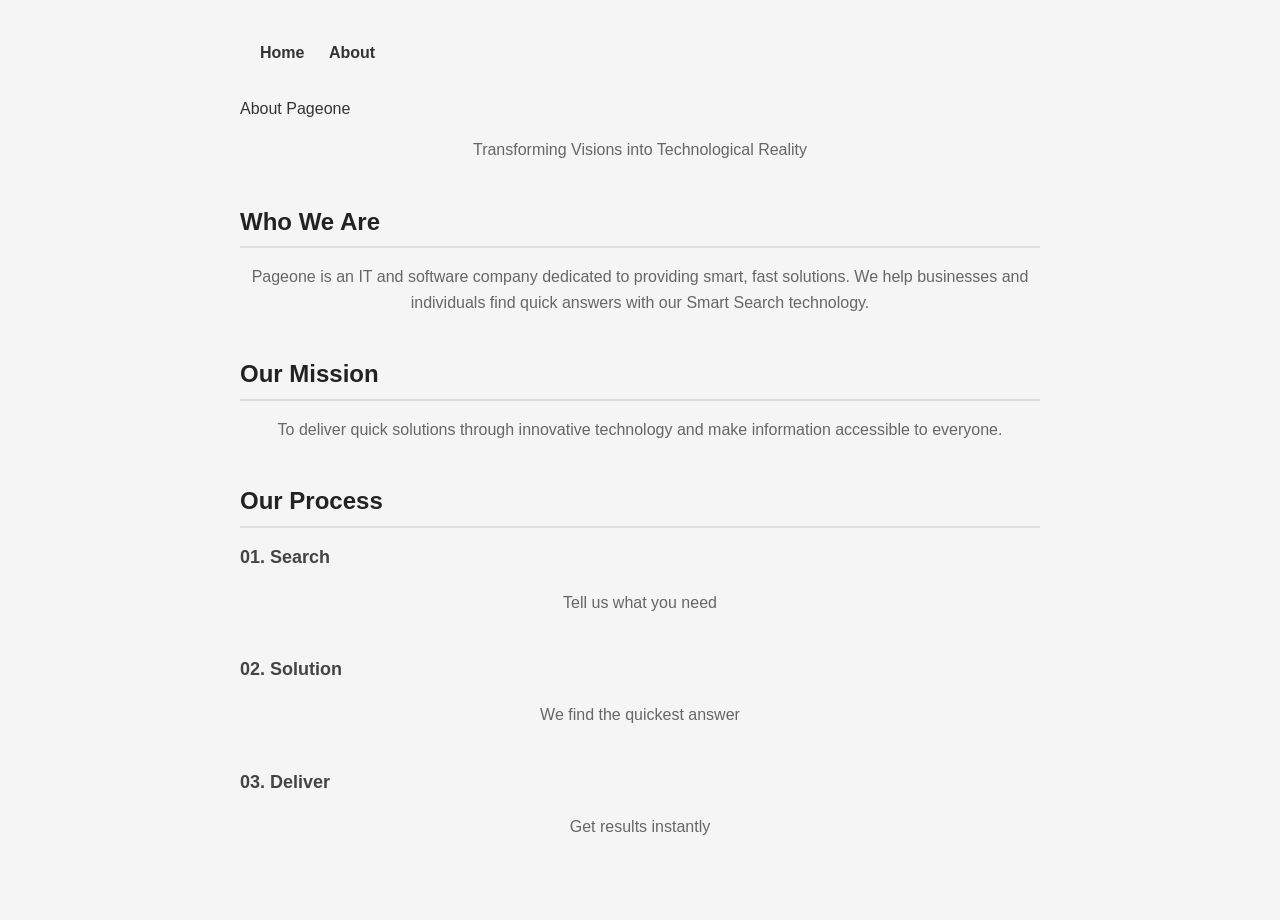
<file: about.html>
<!DOCTYPE html>
<html lang="en">
<head>
    <link rel="stylesheet" href="index.css">
    <meta charset="UTF-8">
    <title>About Us - Pageone</title>
</head>
<body>

    <!-- 1. NAVBAR - copy this from your index.html -->
    <nav>
        <a href="index.html">Home</a>
        <a href="about.html">About</a>
    </nav>

    <!-- 2. HERO SECTION - like the dark blue one -->
    <section class="about-hero">
        <h1 class="about-title"></h1>About Pageone</h1>
        <p>Transforming Visions into Technological Reality</p> <!-- ADD </p> HERE -->
    </section>

    <!-- 3. WHO WE ARE -->
    <section class="about-us">
        <h2>Who We Are</h2>
        <p>Pageone is an IT and software company dedicated to providing smart, fast solutions. We help businesses and individuals find quick answers with our Smart Search technology.</p>
    </section>

    <!-- 4. OUR MISSION -->
    <section class="mission">
        <h2>Our Mission</h2>
        <p>To deliver quick solutions through innovative technology and make information accessible to everyone.</p>
    </section>

    <!-- 5. OUR PROCESS - like the "01 02 03" from Pinterest -->
    <section class="process">
        <h2>Our Process</h2>
        <div>
            <h3>01. Search</h3>
            <p>Tell us what you need</p>
        </div>
        <div>
            <h3>02. Solution</h3>
            <p>We find the quickest answer</p>
        </div>
        <div>
            <h3>03. Deliver</h3>
            <p>Get results instantly</p>
        </div>
    </section>

    <!-- 6. FOOTER - copy from index.html -->

</body>
</html>
</file>
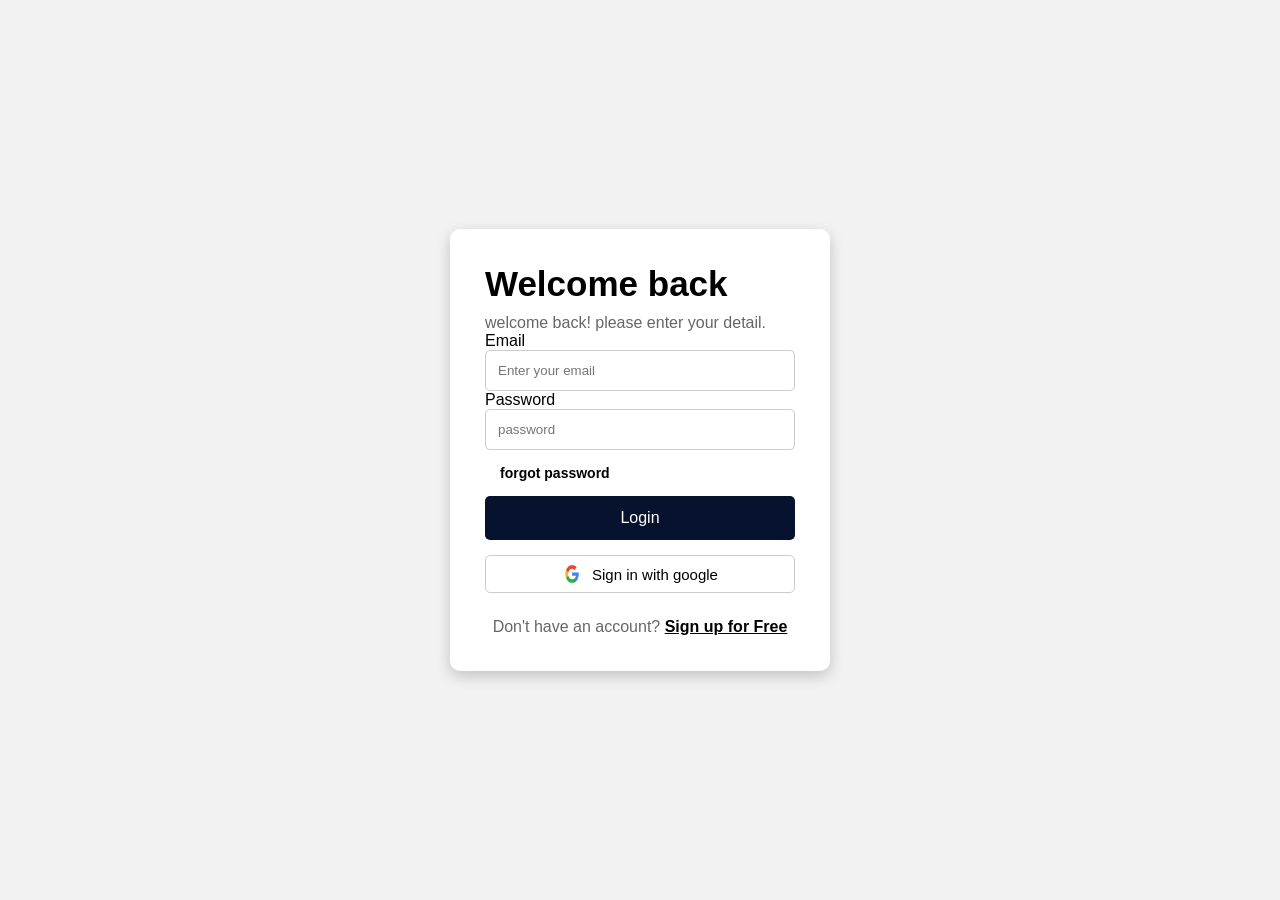
<file: hi.html>
<!DOCTYPE html>
<html lang="en">
    <head>
        <meta charset="UTF-8">
        <meta name="viewport" content="width=device-width", initial-scale="1.0">
        <link rel="stylesheet" href="style.css">
    </head>
    <body>

        <div class="container">
            <h1>Welcome back</h1>
            <p>welcome back! please enter your detail.</p>
            <form>
                <lebel>Email</lebel>
                <input type="email" placeholder="Enter your email">

                <lebel>Password</lebel>
                <input type="password" placeholder="password">

                <a href="#" class="forgot">forgot password</a>

                <button type="submit" class="login-btn">Login</button>
                <button type="button" class="google-btn">
                    <img src="./images/1.png" alt="Google logo">
                    <span>Sign in with google</span>
                </button>
            </form>
            <p class="signup">
                Don't have an account?
            <a href="#">Sign up for Free</a>
            </p>
            </div>

            </body>
</html>
</file>
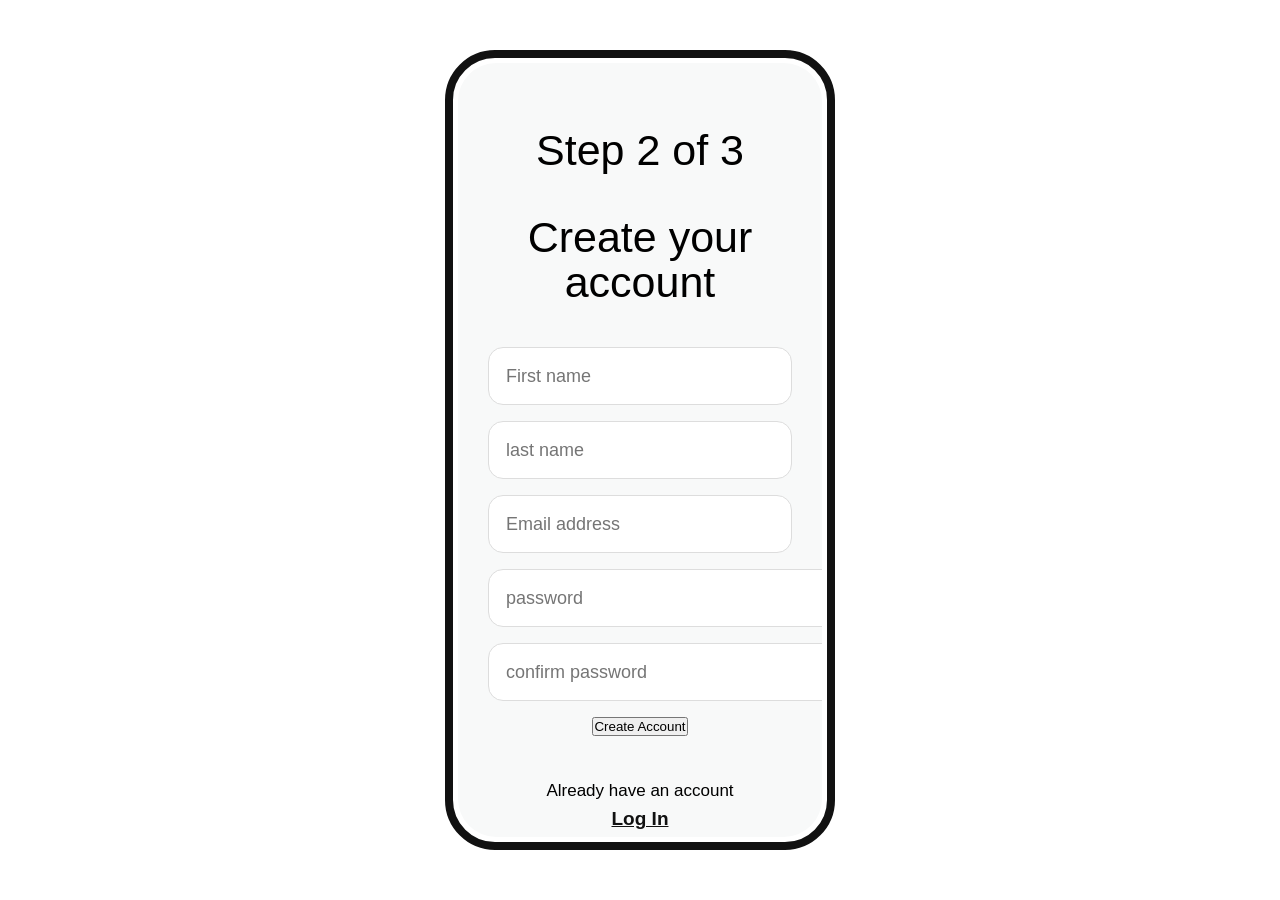
<file: me.html>
<!DOCTYPE html>
<html lang="en">
    <head>
        <meta charset="UTF_8">
        <meta name="viewport" content="width=device-width", initial-scale="1.0">
        <title>Create Account</title>
        <link rel="stylesheet" href="create.css">
    </head>

    <body>
        <div class="phone">
        <div class="screen">
        <p class="step">Step 2 of 3</p>
        <h1>Create your<br>account</h1>

        <form>
            <input type="text" placeholder="First name">
            <input type="text" placeholder="last name">
            <input type="email" placeholder="Email address">
            <div class="password-box">
                <input type="password" placeholder="password">
                <span class="eye"></span>
            </div>

            <div class="password-box">
                <input type="password" placeholder="confirm password">
                <span class="eye"></span>
            </div>
            <button type="submit">Create Account</button>
        </form>
        <div class="login">
            <p>Already have an account</p>
            <a href="#">Log In</a>
        </div>
        </div>
        </div>
    </body>
</html>
</file>
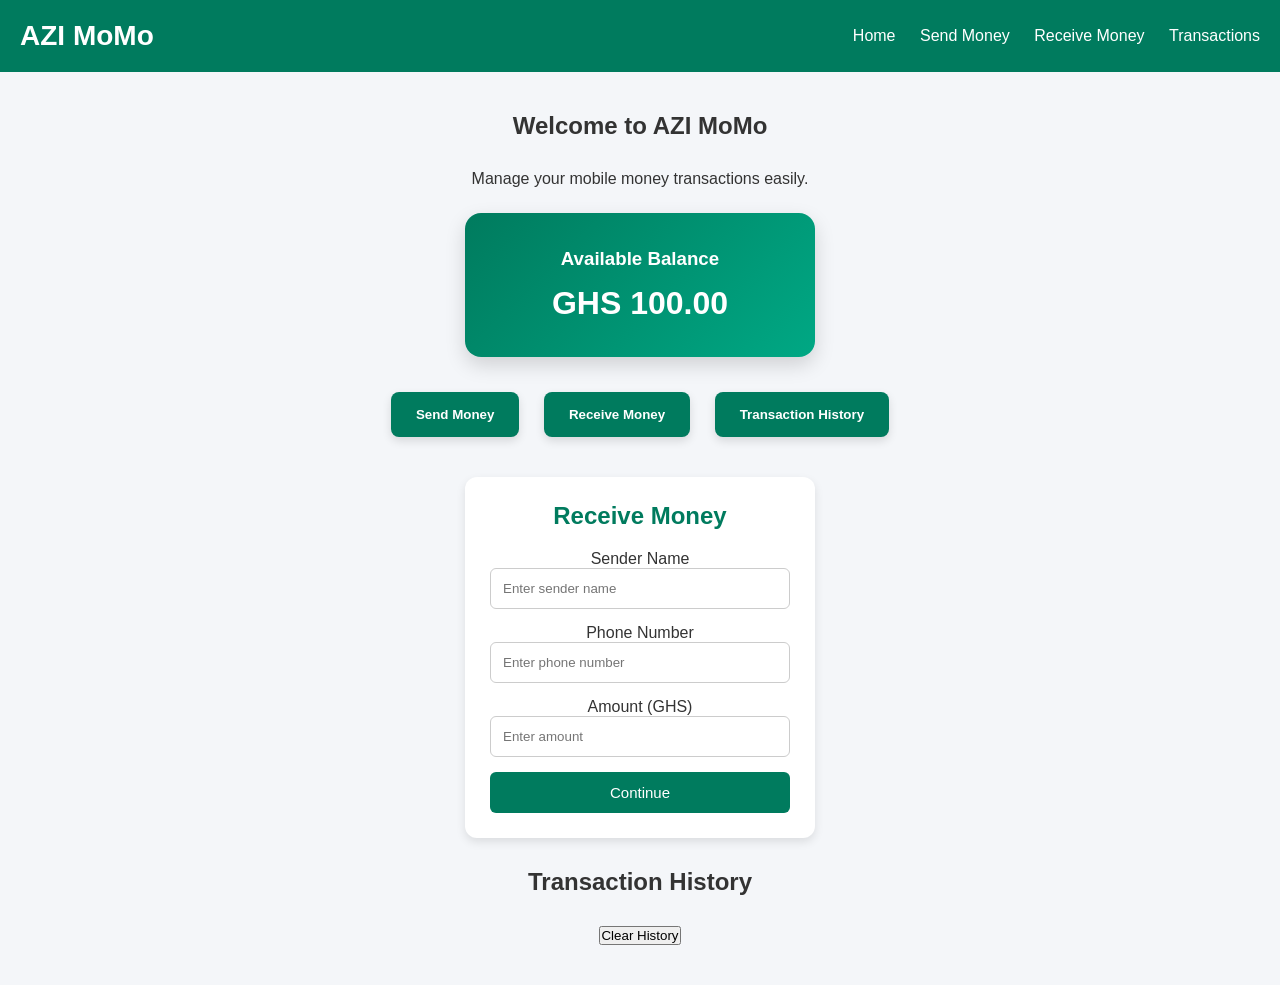
<file: momo.html>
<!DOCTYPE html>
<html lang="en">
    <head>
        <meta charset="UTF-8">
        <meta name="viewport" content="width=device-width" initial-scale="1.0">
        <title>AZI MOMO</title>
        <link rel="stylesheet" href="momo.css">
    </head>

    <body>
        <header>
            <h1>AZI MoMo</h1>
            <nav>
                <a href="#">Home</a>
                <a href="#">Send Money</a>
                <a href="#">Receive Money</a>
                <a href="#">Transactions</a>
            </nav>
        </header>

        <main>
            <h2>Welcome to AZI MoMo</h2>
            <p>Manage your mobile money transactions easily.</p>

            <div class="balance">
                <h3>Available Balance</h3>
                <h1 id="balance">GHS 100.00</h1>
            </div>
            <div class="actions">
                <button id="sendMoneyBtn">Send Money</button>
                <button id="receiveMoneyBtn">Receive Money</button>
                <button id="historyBtn">Transaction History</button>
            </div>

            <div class="send-form" id="sendForm">
                <h2>Send Money</h2>
                <form id="moneyForm">
                    <label for="recipientName">Receive Name</label>
                    <input type="text" id="recipientName" placeholder="Enter recipient name">

                    <lebel>Phone Number</lebel>
                    <input type="tel" id="phoneNumber" placeholder="Enter phone number">

                    <lebel>Amount (GHS)</lebel>
                    <input type="number" id="amount" placeholder="Enter amount">
                    <button type="submit" id="continueBtn">Continue</button>
                </form>
                <p id="message"></p>
            </div>

            <div class="receive-form" id="receiveForm">
                <h2>Receive Money</h2>
                <form id="receiveMoneyForm">
                    <label>Sender Name</label>
                    <input type="text" id="senderName" placeholder="Enter sender name">

                    <label>Phone Number</label>
                    <input type="tel" id="senderPhone" placeholder="Enter phone number">

                    <label>Amount (GHS)</label>
                    <input type="number" id="receiveAmount" placeholder="Enter amount">
                    <button type="submit">Continue</button>
                </form>
                <p id="receiveMessage"></p>
            </div>
            <div class="history-section" id="historySection">
                <h2>Transaction History</h2>
                <button id="clearHistoryBtn">Clear History</button>
                <ul id="transactionList">
                </ul>
            </div>
        </main>

        <script src="script.js"></script>

    </body>
</html>
</file>
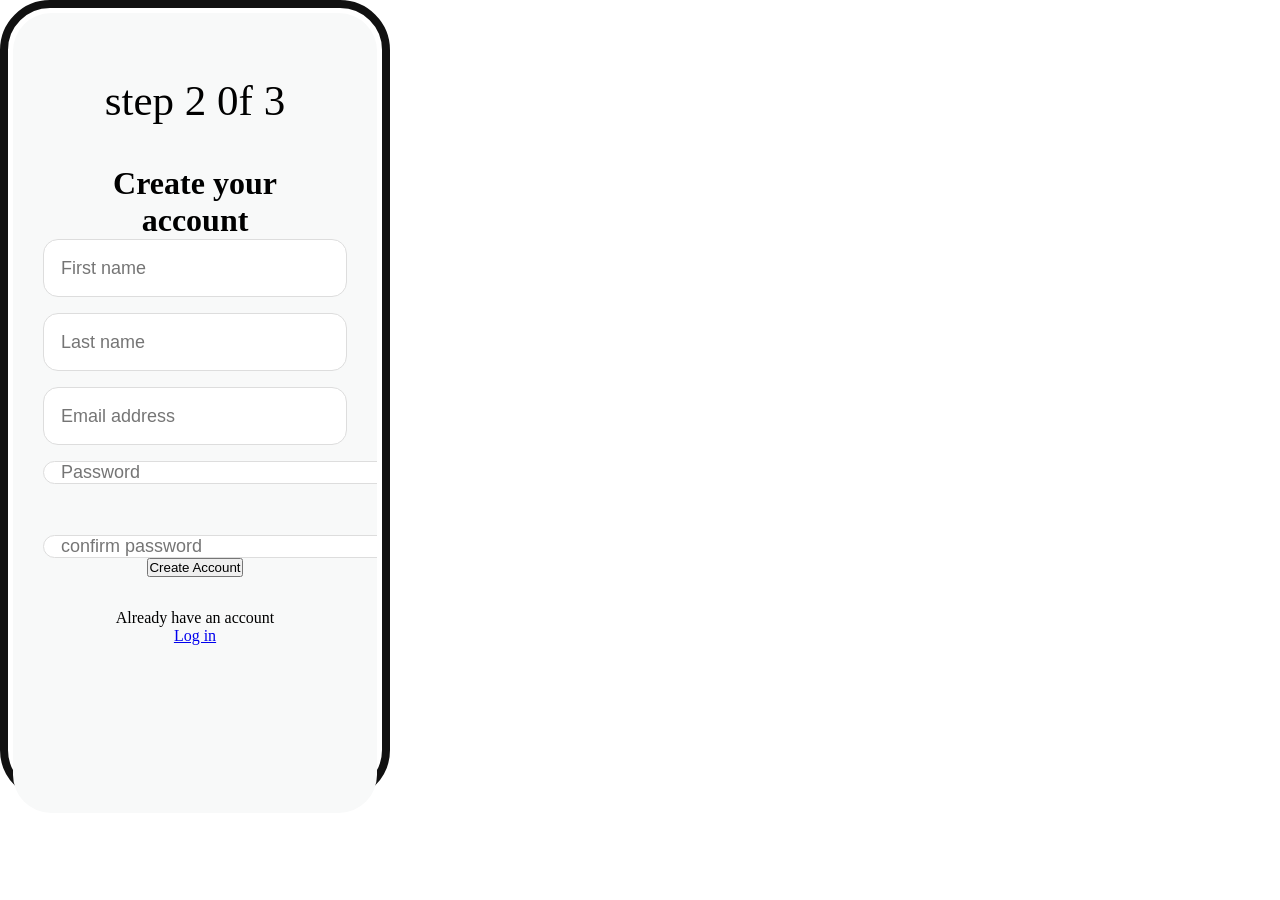
<file: images/form.html>
<!DOCTYPE html>
<html lang="en">
    <head>
        <meta charset="UTF-8">
        <meta name="viewport" content="width=device-width" initial-scale="1.0">
        <title>Create Account</title>
        <link rel="stylesheet" href="form.css">
    </head>
    <body>
        <div class="phone">
            <div class="screen">
             <p class="step">step 2 0f 3</p>
             <h1>Create your<br> account</h1> 

             <form>
                <input type="text" placeholder="First name">
                <input type="text"  placeholder="Last name">
                <input type="email" placeholder="Email address">
            <div class="password-box">
                <input type="password" placeholder="Password">
            </div>
            
            <div class="password-box">
                <input type="password" placeholder="confirm password">
              <button type="submit">Create Account</button>  
            </div>
             </form>
             <div class="log in">
                <p>Already have an account</p>
                <a href="#">Log in</a>
             </div>
            </div>
        </div>
    </body>
</html>
</file>
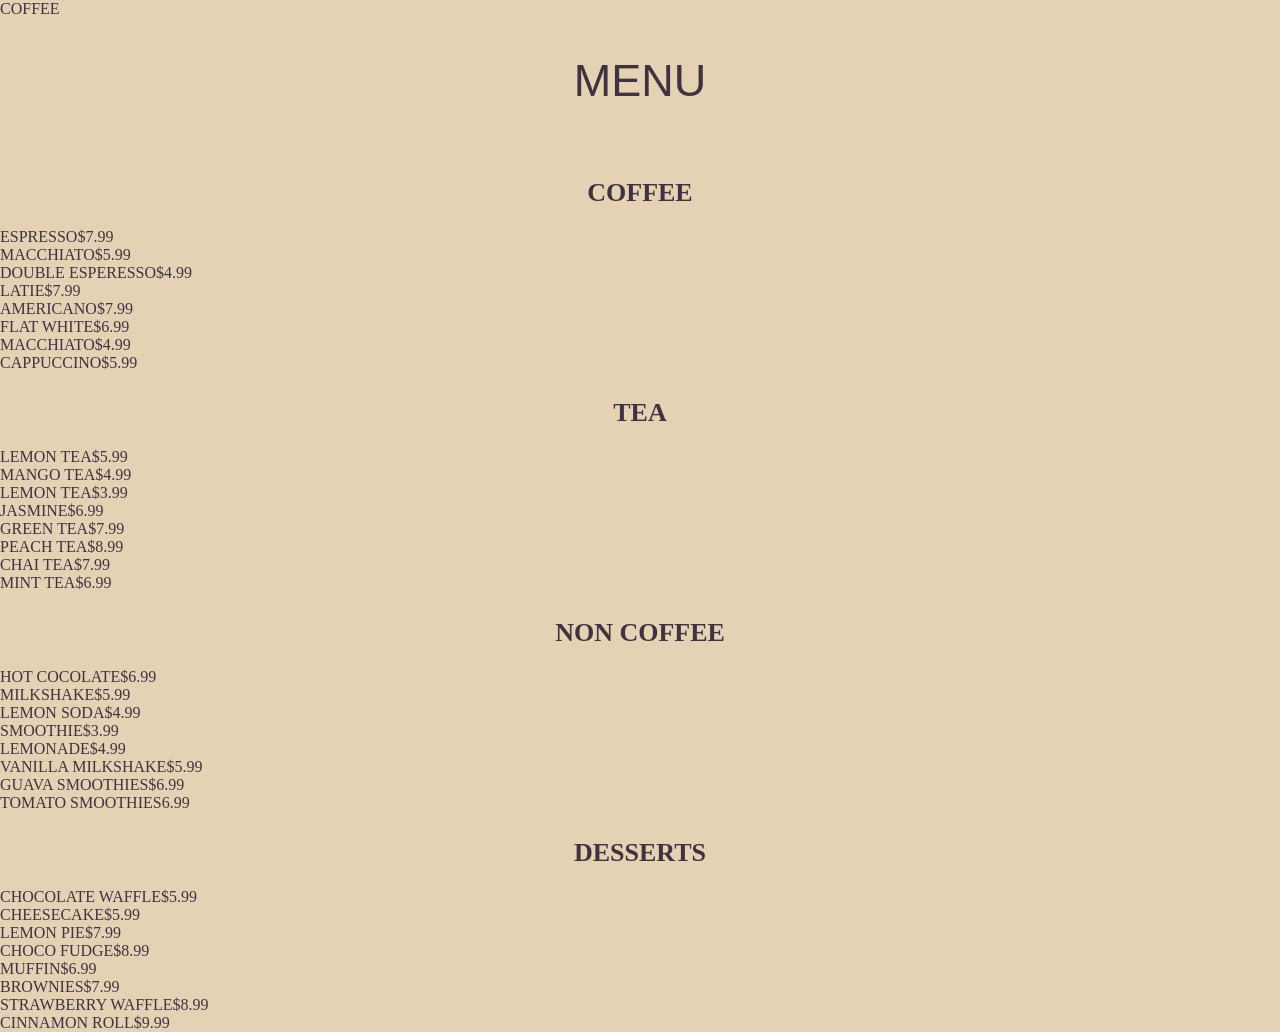
<file: images/hey.html>
<!DOCTYPE html>
<html lang="en">
    <head>
    <meta charset="UTF-8">
    <meta name="viewport" content="width=device-width" initial-scale="1.0">
    <link rel="stylesheet" href="coffee.css">
    <body>

        <div class="MENU">
            <hi>COFFEE</h1>
            <div class="coffee-image"></div>
            <h2>MENU</h2>
            <div class="menu-container"></div>

            <section>
                <h3>COFFEE</h3>

                <div class="items"><span>ESPRESSO</span><span>$7.99</span></div>
                <div class="items"><span>MACCHIATO</span><span>$5.99</span></div>
                <div class="items"><span>DOUBLE ESPERESSO</span><span>$4.99</span></div>
                <div class="items"><span>LATIE</span><span>$7.99</span></div>
                <div class="items"><span>AMERICANO</span><span>$7.99</span></div>
                <div class="items"><span>FLAT WHITE</span><span>$6.99</span></div>
                <div class="items"><span>MACCHIATO</span><span>$4.99</span></div>
                <div class="items"><span>CAPPUCCINO</span><span>$5.99</span></div>
            </section>

            <section>
                <h3>TEA</h3>
                <div class="items"><span>LEMON TEA</span><span>$5.99</span></div>
                <div class="items"><span>MANGO TEA</span><span>$4.99</span></div>
                <div class="items"><span>LEMON TEA</span><span>$3.99</span></div>
                <div class="items"><span>JASMINE</span><span>$6.99</span></div>
                <div class="items"><span>GREEN TEA</span><span>$7.99</span></div>
                <div class="items"><span>PEACH TEA</span><span>$8.99</span></div>
                <div class="items"><span>CHAI TEA</span><span>$7.99</span></div>
                <div class="items"><span>MINT TEA</span><span>$6.99</span></div>
                </section>

                <section>
                    <h3>NON COFFEE</h3>
                    <div class="items"><span>HOT COCOLATE</span><span>$6.99</span></div>
                    <div class="items"><span>MILKSHAKE</span><span>$5.99</span></div>
                    <div class="items"><span>LEMON SODA</span><span>$4.99</span></div>
                    <div class="items"><span>SMOOTHIE</span><span>$3.99</span></div>
                    <div class="items"><span>LEMONADE</span><span>$4.99</span></div>
                    <div class="items"><span>VANILLA MILKSHAKE</span><span>$5.99</span></div>
                    <div class="items"><span>GUAVA SMOOTHIES</span><span>$6.99</span></div>
                    <div class="items"><span>TOMATO SMOOTHIES</span><span>6.99</span></div>
                </section>

                <section>
                    <h3>DESSERTS</h3>
                    <div class="items"><span>CHOCOLATE WAFFLE</span><span>$5.99</span></div>
                    <div class="items"><span>CHEESECAKE</span><span>$5.99</span></div>
                    <div class="items"><span>LEMON PIE</span><span>$7.99</span></div>
                    <div class="items"><span>CHOCO FUDGE</span><span>$8.99</span></div>
                    <div class="items"><span>MUFFIN</span><span>$6.99</span></div>
                    <div class="items"><span>BROWNIES</span><span>$7.99</span></div>
                    <div class="items"><span>STRAWBERRY WAFFLE</span><span>$8.99</span></div>     
                    <div class="items"><span>CINNAMON ROLL</span><span>$9.99</span></div>           
                </section>
            </div>
            </body>
            </html>
</file>
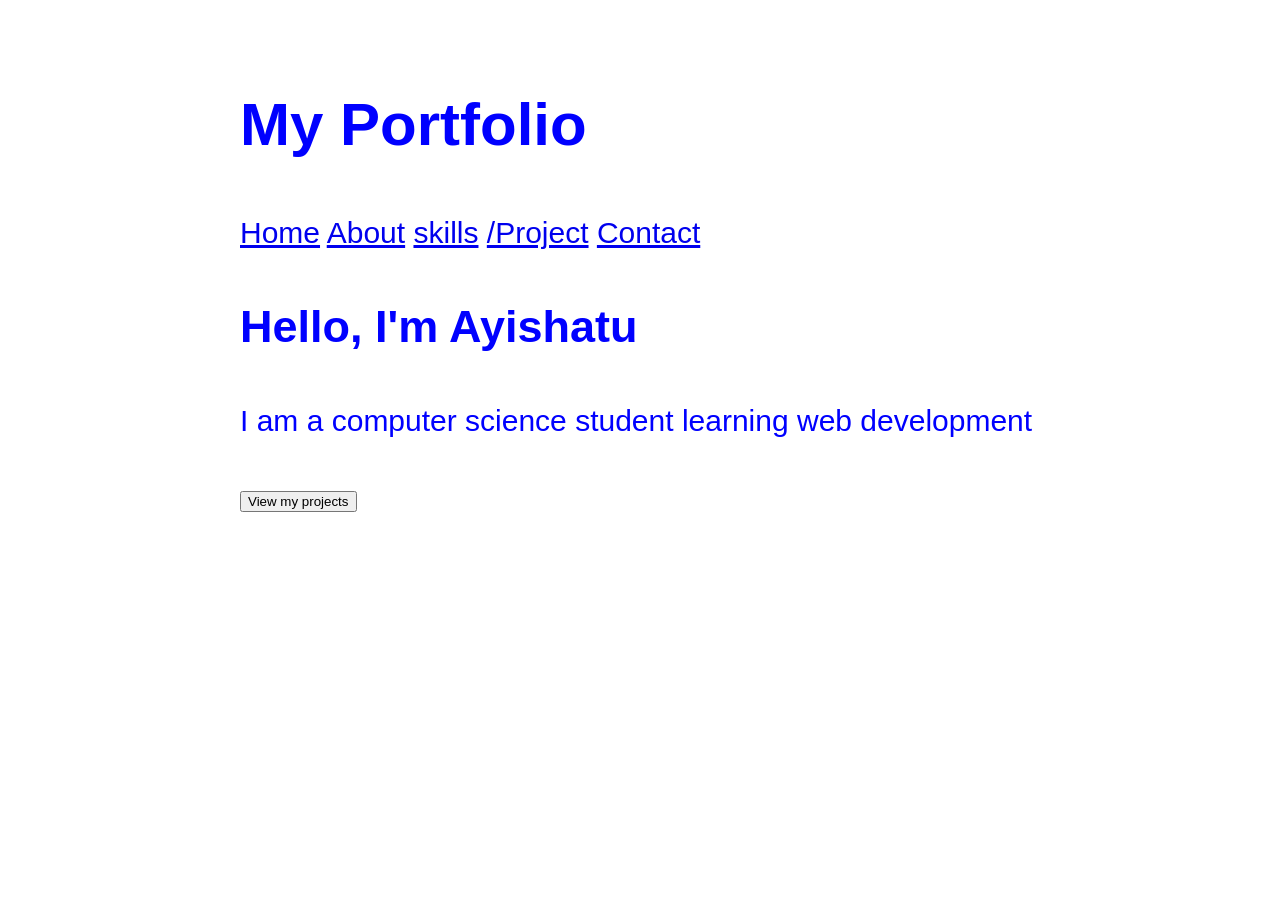
<file: images/my.html>
<!DOCTYPE html>
<html lang="en">
    <head>
        <meta charset="UTF-8">
        <meta name="viewport" content="width=device-width" initial-scale="1.0">
        <title>My Portfolio</title>
        <link rel="stylesheet" href="folio.css">
    </head>
    <body>
        <header>
        <h1>My Portfolio</h1>
        <nav>
            <a href="#">Home</a>
            <a href="#">About</a>
            <a href="#">skills</a>
            <a href="#">/Project</a>
            <a href="#">Contact</a>
        </nav>
        </header>
        
        <main>
            <section>
                <h2>Hello, I'm Ayishatu</h2>
                <p>I am a computer science student learning web development</p>
                <button>View my projects</button>
            </section>
        </main>
    </body>
</html>
</file>
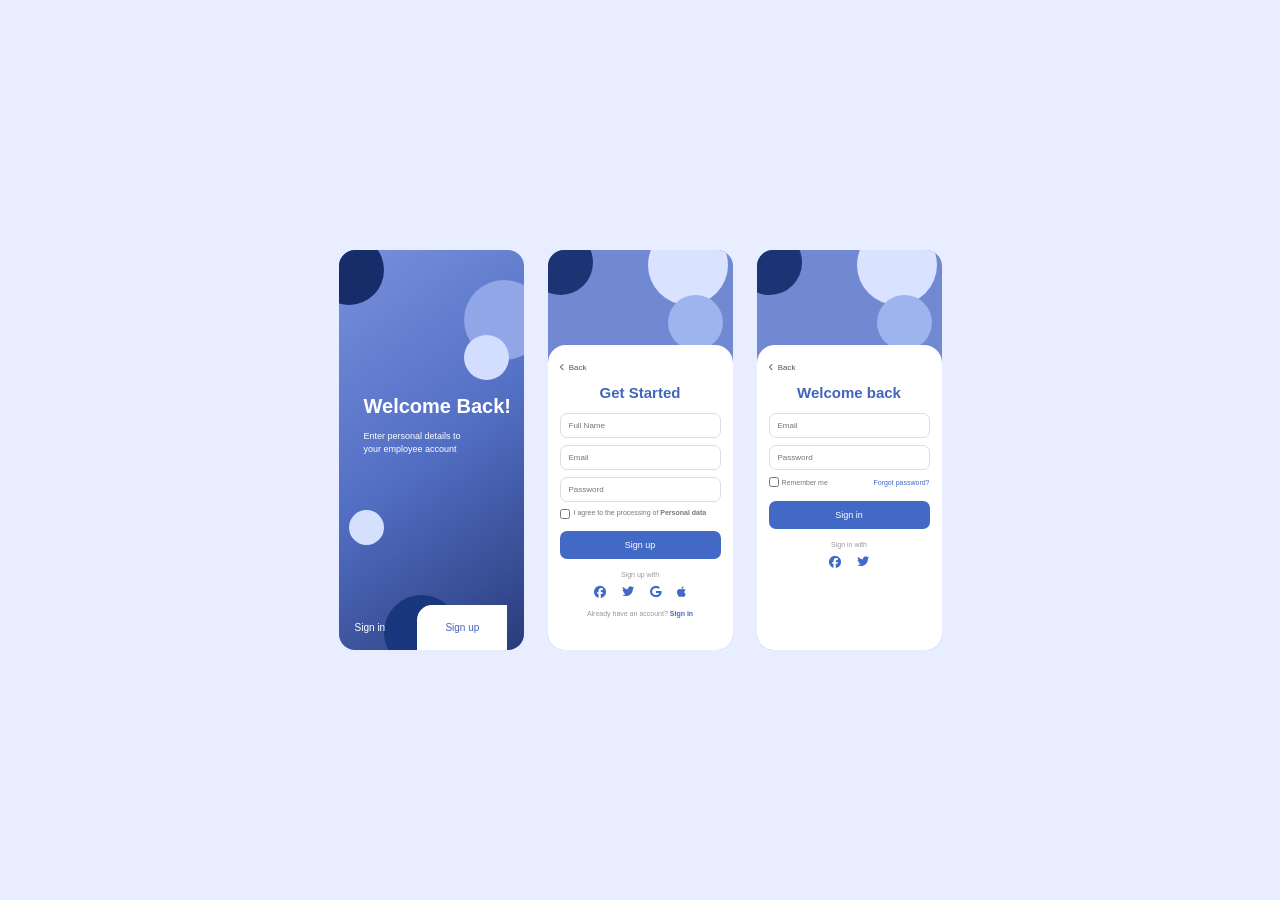
<file: images/welcome.html>
<!DOCTYPE html>
<html lang="en">
<head>
    <meta charset="UTF-8">
    <meta name="viewport" content="width=device-width, initial-scale=1.0">
    <title>Login Design</title>

    <link rel="stylesheet" href="welcome.css">

    
    <link rel="stylesheet" 
          href="https://cdnjs.cloudflare.com/ajax/libs/font-awesome/6.7.2/css/all.min.css">
</head>

<body>

    <div class="container">

        <!-- LEFT CARD -->
        <div class="card welcome-card">

            <div class="shapes">
                <span class="circle circle1"></span>
                <span class="circle circle2"></span>
                <span class="circle circle3"></span>
                <span class="circle circle4"></span>
                <span class="circle circle5"></span>
            </div>

            <div class="welcome-content">
                <h1>Welcome Back!</h1>
                <p>
                    Enter personal details to<br>
                    your employee account
                </p>
            </div>

            <div class="welcome-bottom">
                <span>Sign in</span>
                <button>Sign up</button>
            </div>

        </div>


        <!-- MIDDLE CARD -->
        <div class="card form-card">

            <div class="top-design">
                <span class="circle top-circle1"></span>
                <span class="circle top-circle2"></span>
                <span class="circle top-circle3"></span>
            </div>

            <div class="form-box">

                <div class="back">
                    <i class="fa-solid fa-chevron-left"></i>
                    Back
                </div>

                <h2>Get Started</h2>

                <input type="text" placeholder="Full Name">
                <input type="email" placeholder="Email">
                <input type="password" placeholder="Password">

                <label class="check">
                    <input type="checkbox">
                    <span>I agree to the processing of <b>Personal data</b></span>
                </label>

                <button class="main-button">Sign up</button>

                <p class="social-title">Sign up with</p>

                <div class="social">
                    <i class="fa-brands fa-facebook"></i>
                    <i class="fa-brands fa-twitter"></i>
                    <i class="fa-brands fa-google"></i>
                    <i class="fa-brands fa-apple"></i>
                </div>

                <p class="account">
                    Already have an account?
                    <b>Sign in</b>
                </p>

            </div>
        </div>


        <!-- RIGHT CARD -->
        <div class="card form-card">

            <div class="top-design">
                <span class="circle top-circle1"></span>
                <span class="circle top-circle2"></span>
                <span class="circle top-circle3"></span>
            </div>

            <div class="form-box">

                <div class="back">
                    <i class="fa-solid fa-chevron-left"></i>
                    Back
                </div>

                <h2>Welcome back</h2>

                <input type="email" placeholder="Email">
                <input type="password" placeholder="Password">

                <div class="remember">
                    <label>
                        <input type="checkbox">
                        Remember me
                    </label>

                    <span>Forgot password?</span>
                </div>

                <button class="main-button">Sign in</button>

                <p class="social-title">Sign in with</p>

                <div class="social">
                    <i class="fa-brands fa-facebook"></i>
                    <i class="fa-brands fa-twitter"></i>
                    <i …
</file>
<file: index.css>
body {
  font-family: Arial, sans-serif;
  background: #f5f5f5;
  color: #333;
  line-height: 1.6;
  padding: 40px;
  max-width: 800px;
  margin: 0 auto;
}

h1 {
  text-align: center;
  font-size: 36px;
  margin-bottom: 10px;
}

p {
  text-align: center;
  color: #666;
  margin-bottom: 40px;
}

h2 {
  font-size: 24px;
  margin-top: 30px;
  margin-bottom: 10px;
  color: #222;
  border-bottom: 2px solid #ddd;
  padding-bottom: 5px;
}

h3 {
  font-size: 18px;
  margin-top: 15px;
  color: #444;
}
nav{
  margin-bottom: 30px;
}

nav a {
  text-decoration: none;
  color:#333;
  margin-left: 20px;
  font-weight: bold;
}
</file>
<file: style.css>
*{
    margin:0;
    padding:0;
    box-sizing:border-box;
    font-family:Arial, Helvetica, sans-serif;
}

body{
    background:#f2f2f2;
    display:flex;
    justify-content:center;
    align-items:center;
    height:100vh;
}

.container{
    width:380px;
    background:#fff;
    padding:35px;
    border-radius:10px;
    box-shadow:0 5px 15px rgba(0,0,0,0.2);
}
h1{
    margin-bottom:10px;
    font-size:35px;
}
.container p{
    color: #666;
    margin-bottom: 25;
}
label{
    display: block;
    margin-top: 15px;
    margin-bottom: 8px;
    font-weight: bold;
}
input{
    width: 100%;
    padding: 12px;
    border: 1px solid #ccc;
    border-radius:5px;
    font-size:bold;
}
.forgot{
    display:block;
    margin:15px;
    text-decoration:none;
    color:black;
    font-weight:bold;
    font-size:14px;
}
.login-btn{
    width:100%;
    padding:13px;
    border:none;
    border-radius:5px;
    background:#07132e;
    color:white;
    font-size:16px;
    cursor:pointer;
    margin-bottom:15px;
}
.google-btn{
    width:100%;
    padding:8px;
    border:1px solid #ccc;
    border-radius:5px;
    background:white;
    display:flex;
    justify-content:center;
    align-items:center;
    gap:10px;
    cursor:pointer;
    font-size:15px;
}
.google-btn img{
    width:20px;
    height:20px;
}
.signup{
    text-align:center;
    margin-top:25px;
}
.signup a{
    text-decoration:center;
    font-weight:bold;
    color:black;
}
</file>
<file: create.css>
* {
    margin: 0;
    padding: 0;
    box-sizing: border-box;
}
body {
    min-height: 100vh;
    display: flex;
    justify-content: center;
    align-items: center;
    background: #ffffff;
    font-family: Arial, Helvetica, sans-serif;
}
.phone {
    width: 390px;
    height: 800px;
    background: #ffffff;
    border: 8px solid #111;
    border-radius: 50px;
    padding: 5px;
}
.screen {
    width: 100%;
    height: 100%;
    background: #f8f9f9;
    border-radius: 38px;
    padding: 65px 30px 30px;
    text-align: center;
    overflow: hidden;
}
.step {
    font-size: 43px;
    line-height: 1.05;
    font-weight: 500;
    margin-bottom: 42px;
}
h1 {
    font-size: 43px;
    line-height: 1.05;
    font-weight: 500;
    margin-bottom: 42px;
}
form {
    width: 100%;
}
form > input,
.password-box {
    width: 100%;
    height: 58px;
    margin-bottom: 16px;
}
form > input,
.password-box input {
    border: 1px solid #ddd;
    border-radius: 15px;
    background: white;
    font-size: 18px;
    padding: 0 17px;
    outline: none;
}
form > input {
    width: 100%;
}
.password-box {
    position: relative;
}
.password-box input {
    width: 1000%;
    height: 100%;
    padding-right: 50px;
}
.eye {
    position: absolute;
    right: 10px;
    top: 50%;
    transform: translate(-50%);
    font-size: 20px;
}
.button {
    width: 100%;
    height: 58px;
    margin-top: 25px;
    border: none;
    border-radius: 30px;
    background: #222;
    color: white;
    font-size: 18px;
    cursor: pointer;
}
.login {
    margin-top: 45px;
    font-size: 17px;
}
.login p {
    margin-bottom: 7px;
}
.login a  {
    color: #111;
    font-size: 19px;
    font-weight: bold;
    text-decoration: underline;
}
</file>
<file: momo.css>
* {
    margin: 0;
    padding: 0;
    box-sizing: border-box;
}
body {
    font-family: Arial, Helvetica, sans-serif;
    background-color: #f4f6f9;
    color: #333;
}
/* Header */
header {
    background-color: #007b5e;
    color: white;
    padding: 20px;
    display: flex;
    justify-content: space-between;
    align-items: center;
}
header h1 {
    font-size: 28px;
}
/*Navigation */
nav a {
    color: white;
    text-decoration: none;
    margin-left: 20px;
    font-size: 16px;
}
/* Main section */
main {
    padding: 40px;
    text-align: center;
}
main h2 {
    margin-bottom: 30px;
}
/* Balance card */
.balance {
    background: linear-gradient(135deg,#007b5e, #00a884);
    color: white;
    padding: 35px;
    width: 350px;
    margin: 25px auto;
    border-radius: 16px;
    box-shadow: 0 8px 20px rgba(0,0,0,0.15);
    text-align: center;
}
.balance h3 {
    margin-bottom: 15px;
}
/* Buttons */
.actions button {
    background-color: #007b5e;
    color: white;
    border: none;
    padding: 15px 25px;
    margin: 10px;
    border-radius: 8px;
    cursor: pointer;
    box-shadow: 0 4px 10px rgba(0,0,0,0.12);
    transition: 0.3s ease;
    font-weight: bold;
    
}
.actions a:hover {
    display: inline-block;
    background-color: #007b5e;
    color: white;
    text-decoration: none;
    padding: 15px 25px;
    margin: 10px;
    border-radius: 8px;
}
.actions a:hover {
    background-color: #005c46;
}
.actions button:hover {
    background-color: #005c46;
    transform: translateY(-3px);
}
.send-form {
    background-color: white;\
    width: 350px;
    margin: 30px audio;
    padding: 25px;
    border-radius: 12px;
    box-shadow: 0 4px 10px rgba(0,0,0,0.1);
    display: none; 
}
.send-form input {
    width: 100%;
    padding: 12px;
    margin: 10px 0 15px;
    border: 1px solid #ccc;
    border-radius: 6px;
}
.send-form label {
    display: block;
    text-align: left;
}
.send-form button {
    background-color: #007b5e;
    color: white;
    padding: 12px;
    border: none;
    border-radius: 6px;
    cursor: pointer;
}
#message {
    white-space: pre-line;
    background-color: #e8f8f5;
    padding: 20px;
    margin: 20px auto;
    border-radius: 10px;
    line-height: 2;
    color: #087f70;
    font-style: bold;
}
.receive-form {
    background-color: white;
    width: 350px;
    margin: 30px auto;
    padding: 25px;
    border-radius: 12px;
    box-shadow: 0 4px 10px rgba(0,0,0,0.1);
}
.receive-form h2 {
    color: #007b5e;
    margin-bottom: 20px;
}
.receive-form lebel {
    display: block;
    text-align: left;
    margin-bottom: 5px;
}
.receive-form input {
    width: 100%;
    padding: 12px;
    margin-bottom: 15px;
    border: 1px solid #ccc;
    border-radius: 6px;
}
.receive-form button {
    background-color: #007b5e;
    color: white;
    width: 100%;
    padding: 12px;
    border: none;
    border-radius: 6px;
    cursor: pointer;
    font-size: 15px;
}
.receive-form button:hover {
    background-color: #005c46;
}
#message:not(:empty),
#recieveMessage:not(:empty) {
    background-color: white;
    width: 350px;
    margin: 25px auto;
    padding: 25px;
    border-radius: 12px;
    box-shadow: 0 4px 12px rgba(0,0,0,0.12);
    border-left: 5px solid #007b5e;
    color: #333;
    text-align: left;
    line-height: 2;
    font-size: 15px;
    white-space: pre-line;
}
.histroy-section {
    background-color: white;
    width: 90%;
    max-width: 500px;
    margin: 30px auto;
    padding: 25px;
    border-radius: 12px;
    box-shadow: 0 4px 10px rgba(0,0,0,0.1);
    display: none;
}
.histroy-section h2 {
    color: #007b5e;
    margin-bottom: 20px;
}
.histroy-section li {
    list-style: none;
    padding: 12px;
    border-bottom: 1px solid #ddd;
}
.transactions {
    background-color: white;
    width: 80%;
    max-width: 600px;
    margin: 40px auto;
    padding: 25px;
    border-radius: 12px;
    border-radius: 0 4px 10px rgba(0,0,0,0.1);
}
.transactions h2 {
    color: #007b5e;
    margin-bottom: 20px;
    text-align: center;
}
.transactions ul {
    list-style: none;
    padding: 0;
}
.transactions li {
    background-color: #f4f6f9;
    padding: 15px;
    margin-bottom: 10px;
    border-radius: 8px;
    text-align: left;
    border-left: 4px solid #007b5e;
    line-height: 1.8;
    font-size: 14px;
}
@media screen and (max-width: 600px) {
    .balance {
        width: 85%;
        padding: 25px 15px;
    }
    .actions-button {
        width: 90%;
        margin: 10px auto;
        display: block;
    }
    .transactions {
        width: 90%;
        padding: 15px;
    }
    
}
</file>
<file: images/form.css>
* {
    margin: 0;
    padding: 0;
    box-sizing: border-box;
}
.body {
    min-height:100vh;
    display: flex;
    justify-content: center;
    align-items: center;
    background: #ffffff;
    font-family: Arial, Helvetica, sans-serif;
}
.phone {
    width: 390px;
    height: 800px;
    background: #ffffff;
    border: 8px solid #111;
    border-radius: 50px;
    padding: 5px;
}
.screen {
    width: 100%;
    height: 800px;
    background: #f8f9f9;
    border-radius: 38px;
    padding: 65px 30px 30px;
    text-align: center;
    overflow: hidden;
}
.step {
    font-size: 43px;
    line-height: 1.05;
    font-weight: 500;
    margin-bottom: 42px;
}
.h1 {
    font-size: 43px;
    line-height: 1.05;
    font-weight: 500;
    margin-bottom: 42px;
}
.form {
    width: 100%;
}
form > input,
.password-box {
    width: 100%;
    height: 58px;
    margin-bottom: 16px;
}
form > input,
.password-box input {
    border: 1px solid #ddd;
    border-radius: 15px;
    background: white;
    font-size: 18px;
    padding: 0 17px;
    outline: none;
}
form > input {
    width: 100%;
}
.password-box {
    position: relative;
}
.password-box input {
    width: 1000%;
    height: 1oo%;
    padding-right: 50px;
}
.button {
    width: 100%;
    height: 58px;
    margin-top: 25px;
    border: none;
    border-radius: 30px;
    background: #222;
    color: white;
    font-size: 18px;
    cursor: pointer;
}
.login {
    margin-top: 45px;
    font-size: 17px;
}
.login p {
    margin-bottom: 7px;
}
.login a {
    color:#111;
    font-size: 19px;
    font-weight: bold;
    text-decoration: underline;
}
</file>
<file: images/coffee.css>
* {
    box-sizing: border-box;
}
body {
    margin: 0;
    background: #e5d2b5;
    color: #40323f;
    font-family: Georgia, serif;
}
.menu {
    width: 736px;
    min-height: 1000px;
    margin: auto;
    padding: 40px 60px;
}
h1 {
    text-align: center;
    font-family: Arial, sans-serif;
    font-size: 70px;
    margin: 0 0 25px;
}
h2 {
    text-align: center;
    font-family: Arial, sans-serif;
    font-size: 45px;
    font-weight: normal;
    margin-bottom: 45px;
}
.menu-container {
    display: grid;
    grid-template-columns: 1fr 1fr;
    gap: 40px;
}
h3 {
    text-align: center;
    font-size: 26px;
    margin-bottom: 20px;
}
.item {
    display: flex;
    justify-content: space-between;
    margin-bottom: 12px;
    font-size: 14px;
}
.item span:last-child {
    margin-left: 15px;
}
</file>
<file: images/folio.css>
* body {
  font-size: 30px;
  font-family: verdana,sans-serif;
  border: 0 auto;
  background: fixed;
  color: blue;
  line-height: 1.5;
  padding: 40px;
  max-width: 800px;
  margin:0 auto;
}
.h1 {
    font-size: 20;
    font-style: normal;
    color: black;
    text-align: center;
    margin: auto;
    font-family: 'Franklin Gothic Medium', 'Arial Narrow', Arial, sans-serif;
}
.nav {
    margin-bottom: 30px;
}
.nav{
    text-decoration: none;
    color: brown;
    margin-left: 20px;
    font-size: bold;
}
.h2 {
    font-size: medium;
    margin-top:15px;
    margin-bottom: 10px;
    color: antiquewhite;
    border-bottom: 2px solid #ddd;
    padding-bottom: 5px;
    
}
.p{
    font-family: Arail,serif;
    font-size: 10px;
}
</file>
<file: images/welcome.css>
* {
    margin: 0;
    padding: 0;
    box-sizing: border-box;
}

body {
    min-height: 100vh;
    background: #e8eeff;
    font-family: Arial, sans-serif;

    display: flex;
    justify-content: center;
    align-items: center;
}

.container {
    display: flex;
    align-items: center;
    justify-content: center;
    gap: 24px;
}


/* =========================
   GENERAL CARD
========================= */

.card {
    width: 185px;
    height: 400px;
    border-radius: 16px;
    overflow: hidden;
    position: relative;
}


/* =========================
   LEFT CARD
========================= */

.welcome-card {
    background: linear-gradient(
        145deg,
        #7890dc,
        #536fc4,
        #293c7b
    );
    color: white;
}

.welcome-content {
    position: absolute;
    top: 145px;
    left: 25px;
    z-index: 5;
}

.welcome-content h1 {
    font-size: 20px;
    margin-bottom: 12px;
}

.welcome-content p {
    font-size: 9px;
    line-height: 1.4;
}

.welcome-bottom {
    position: absolute;
    bottom: 0;
    width: 100%;
    height: 45px;

    display: flex;
    justify-content: space-around;
    align-items: center;

    z-index: 10;
}

.welcome-bottom span {
    font-size: 10px;
}

.welcome-bottom button {
    height: 45px;
    width: 90px;

    border: none;
    border-radius: 15px 0 0 0;

    background: white;
    color: #4164bd;

    font-size: 10px;
}


/* =========================
   DECORATIVE CIRCLES
========================= */

.circle {
    position: absolute;
    border-radius: 50%;
}

.circle1 {
    width: 70px;
    height: 70px;
    background: #172d69;
    top: -15px;
    left: -25px;
}

.circle2 {
    width: 80px;
    height: 80px;
    background: #91a6e7;
    top: 30px;
    right: -20px;
}

.circle3 {
    width: 45px;
    height: 45px;
    background: #d2ddff;
    top: 85px;
    right: 15px;
}

.circle4 {
    width: 35px;
    height: 35px;
    background: #d5e0ff;
    bottom: 105px;
    left: 10px;
}

.circle5 {
    width: 75px;
    height: 75px;
    background: #18377e;
    bottom: -20px;
    left: 45px;
}


/* =========================
   MIDDLE + RIGHT CARDS
========================= */

.form-card {
    background: #7188d2;
}

.top-design {
    position: absolute;
    width: 100%;
    height: 125px;
    overflow: hidden;
}

.top-circle1 {
    width: 65px;
    height: 65px;
    background: #1d3474;
    top: -20px;
    left: -20px;
}

.top-circle2 {
    width: 80px;
    height: 80px;
    background: #d9e3ff;
    top: -25px;
    right: 5px;
}

.top-circle3 {
    width: 55px;
    height: 55px;
    background: #9db4ee;
    top: 45px;
    right: 10px;
}


/* =========================
   WHITE FORM AREA
========================= */

.form-box {
    position: absolute;
    bottom: 0;
    left: 0;

    width: 100%;
    min-height: 305px;

    background: white;
    border-radius: 18px 18px 0 0;

    padding: 18px 12px 12px;
}

.back {
    font-size: 8px;
    color: #555;
    margin-bottom: 12px;
}

.back i {
    font-size: 7px;
    margin-right: 3px;
}

.form-box h2 {
    text-align: center;
    color: #4164bd;
    font-size: 15px;
    margin-bottom: 12px;
}


/* =========================
   INPUTS
========================= */

.form-box > input {
    display: block;
    width: 100%;
    height: 25px;

    margin-bottom: 7px;

    border: 1px solid #ddd;
    border-radius: 7px;

    padding: 0 8px;

    font-size: 8px;
    outline: none;
}

.form-box > input:focus {
    border-color: #4164bd;
}


/* =========================
   CHECKBOX
========================= */

.check {
    display: flex;
    align-items: flex-start;
    gap: 4px;

    font-size: 7px;
    color: #777;

    margin: 7px 0 12px;
}

.check input {
    width: 10px;
    height: 10px;
}


/* =========================
   MAIN BUTTON
========================= */

.main-button {
    width: 100%;
    height: 28px;

    border: none;
    border-radius: 7px;

    background: #4169c5;
    color: white;

    font-size: 9px;
}


/* =========================
   SOCIAL MEDIA
========================= */

.social-title {
    text-align: center;
    font-size: 7px;
    color: #999;

    margin: 12px 0 8px;
}

.social {
    display: flex;
    justify-content: center;
    gap: 16px;
}

.social i {
    font-size: 12px;
    color: #4169c5;
}


/* =========================
   BOTTOM TEXT
========================= */

.account {
    text-align: center;
    font-size: 7px;
    color: #999;

    margin-top: 12px;
}

.account b {
    color: #4169c5;
}


/* =========================
   REMEMBER / FORGOT
========================= */

.remember {
    display: flex;
    justify-content: space-between;
    align-items: center;

    font-size: 7px;
    color: #777;

    margin: 7px 0 14px;
}

.remember label {
    display: flex;
    align-items: center;
    gap: 3px;
}

.remember input {
    width: 10px;
    height: 10px;
}

.remember span {
    color: #4169c5;
}


/* =========================
   RESPONSIVE
========================= */

@media (max-width: 700px) {

    .container {
        flex-direction: column;
        padding: 30px 0;
    }

}
</file>
